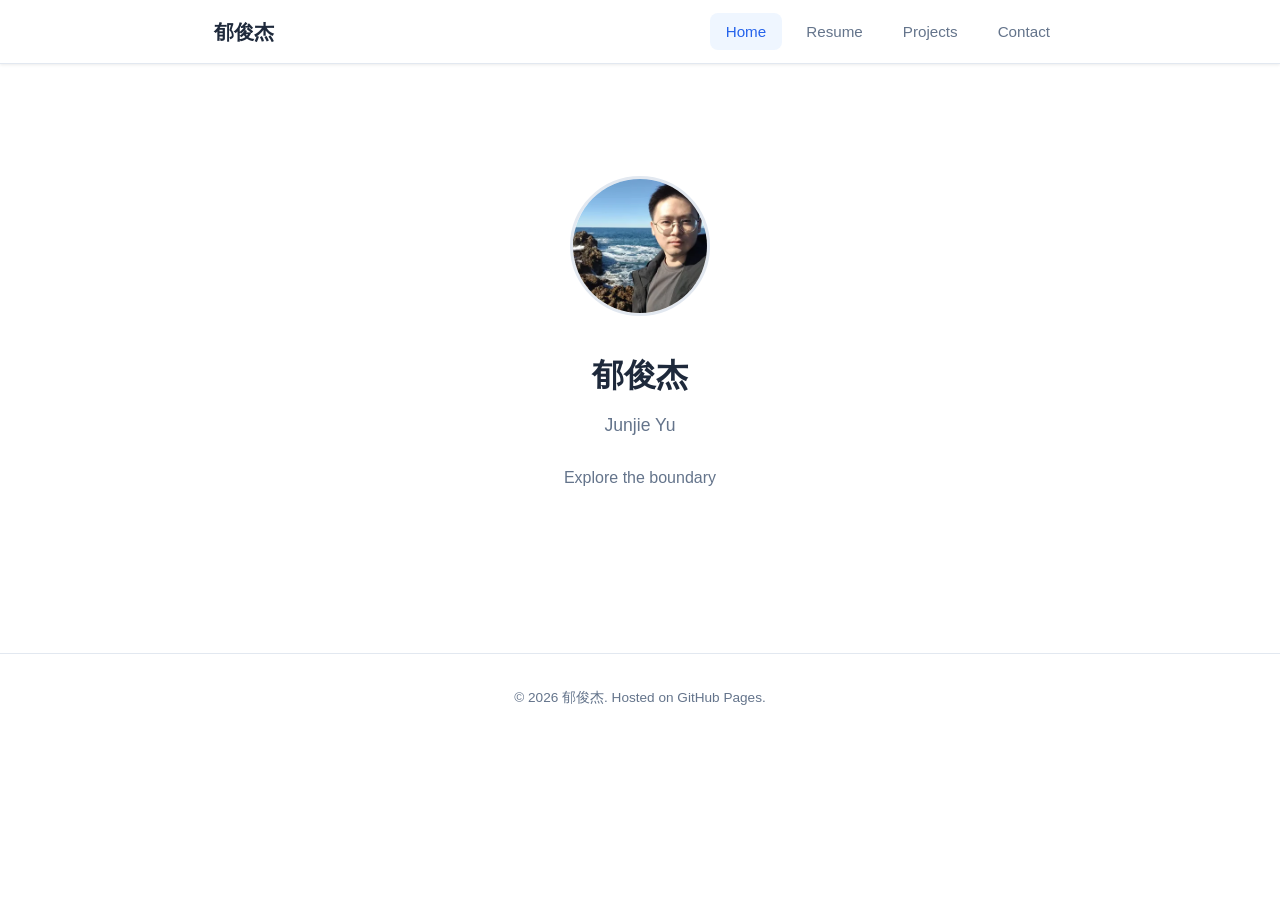
<file: index.html>
<!DOCTYPE html>
<html lang="zh-CN">
<head>
    <meta charset="UTF-8">
    <meta name="viewport" content="width=device-width, initial-scale=1.0">
    <title>郁俊杰 - 个人主页</title>
    <link rel="stylesheet" href="assets/css/style.css">
</head>
<body>

<nav class="navbar">
    <div class="navbar-inner">
        <a href="index.html" class="navbar-brand">郁俊杰</a>
        <button class="hamburger" onclick="document.querySelector('.navbar-links').classList.toggle('open')">
            <span></span><span></span><span></span>
        </button>
        <ul class="navbar-links">
            <li><a href="index.html" class="active">Home</a></li>
            <li><a href="resume.html">Resume</a></li>
            <li><a href="portfolio.html">Projects</a></li>
            <li><a href="contact.html">Contact</a></li>
        </ul>
    </div>
</nav>

<main class="container">
    <section class="hero">
        <img src="assets/img/avatar.webp" alt="头像" class="hero-avatar" onerror="this.src='https://placehold.co/140x140/e2e8f0/64748b?text=%E9%83%81%E4%BF%8A%E6%9D%B0'">
        <h1 class="hero-name">郁俊杰</h1>
        <p class="hero-tagline">Junjie Yu</p>
        <p class="hero-bio">
            Explore the boundary
        </p>
    </section>
</main>

<footer class="footer">
    &copy; 2026 郁俊杰. Hosted on GitHub Pages.
</footer>

</body>
</html>
</file>
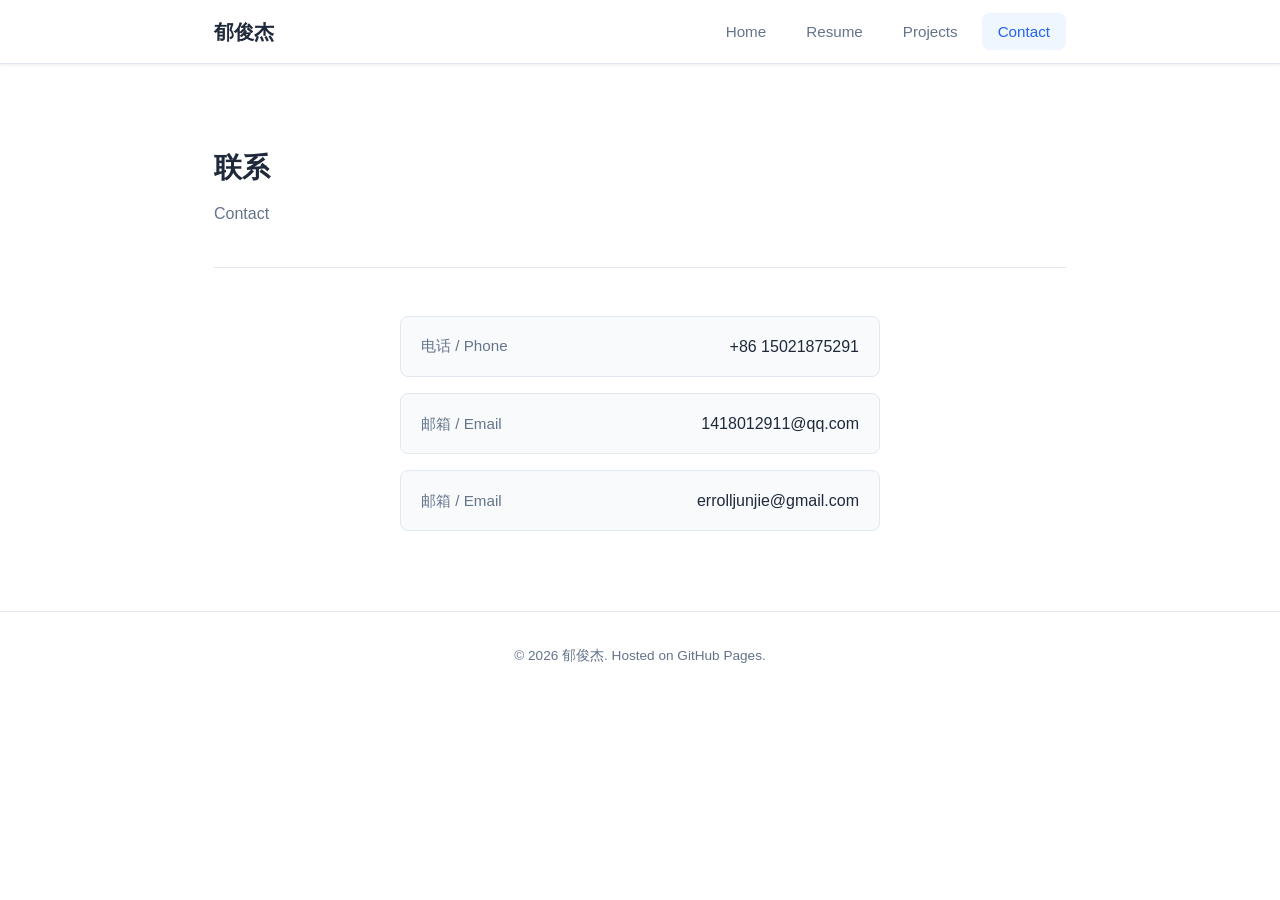
<file: contact.html>
<!DOCTYPE html>
<html lang="zh-CN">
<head>
    <meta charset="UTF-8">
    <meta name="viewport" content="width=device-width, initial-scale=1.0">
    <title>联系 - 郁俊杰 | Contact - Junjie Yu</title>
    <link rel="stylesheet" href="assets/css/style.css">
</head>
<body>

<nav class="navbar">
    <div class="navbar-inner">
        <a href="index.html" class="navbar-brand">郁俊杰</a>
        <button class="hamburger" onclick="document.querySelector('.navbar-links').classList.toggle('open')">
            <span></span><span></span><span></span>
        </button>
        <ul class="navbar-links">
            <li><a href="index.html">Home</a></li>
            <li><a href="resume.html">Resume</a></li>
            <li><a href="portfolio.html">Projects</a></li>
            <li><a href="contact.html" class="active">Contact</a></li>
        </ul>
    </div>
</nav>

<main class="container">
    <header class="page-header">
        <h1 class="page-title">联系</h1>
        <p class="page-subtitle">Contact</p>
    </header>

    <div class="contact-list">
        <div class="contact-item">
            <span class="contact-label">电话 / Phone</span>
            <span class="contact-value">+86 15021875291</span>
        </div>
        <div class="contact-item">
            <span class="contact-label">邮箱 / Email</span>
            <span class="contact-value">1418012911@qq.com</span>
        </div>
        <div class="contact-item">
            <span class="contact-label">邮箱 / Email</span>
            <span class="contact-value">errolljunjie@gmail.com</span>
        </div>
    </div>
</main>

<footer class="footer">
    &copy; 2026 郁俊杰. Hosted on GitHub Pages.
</footer>

</body>
</html>
</file>
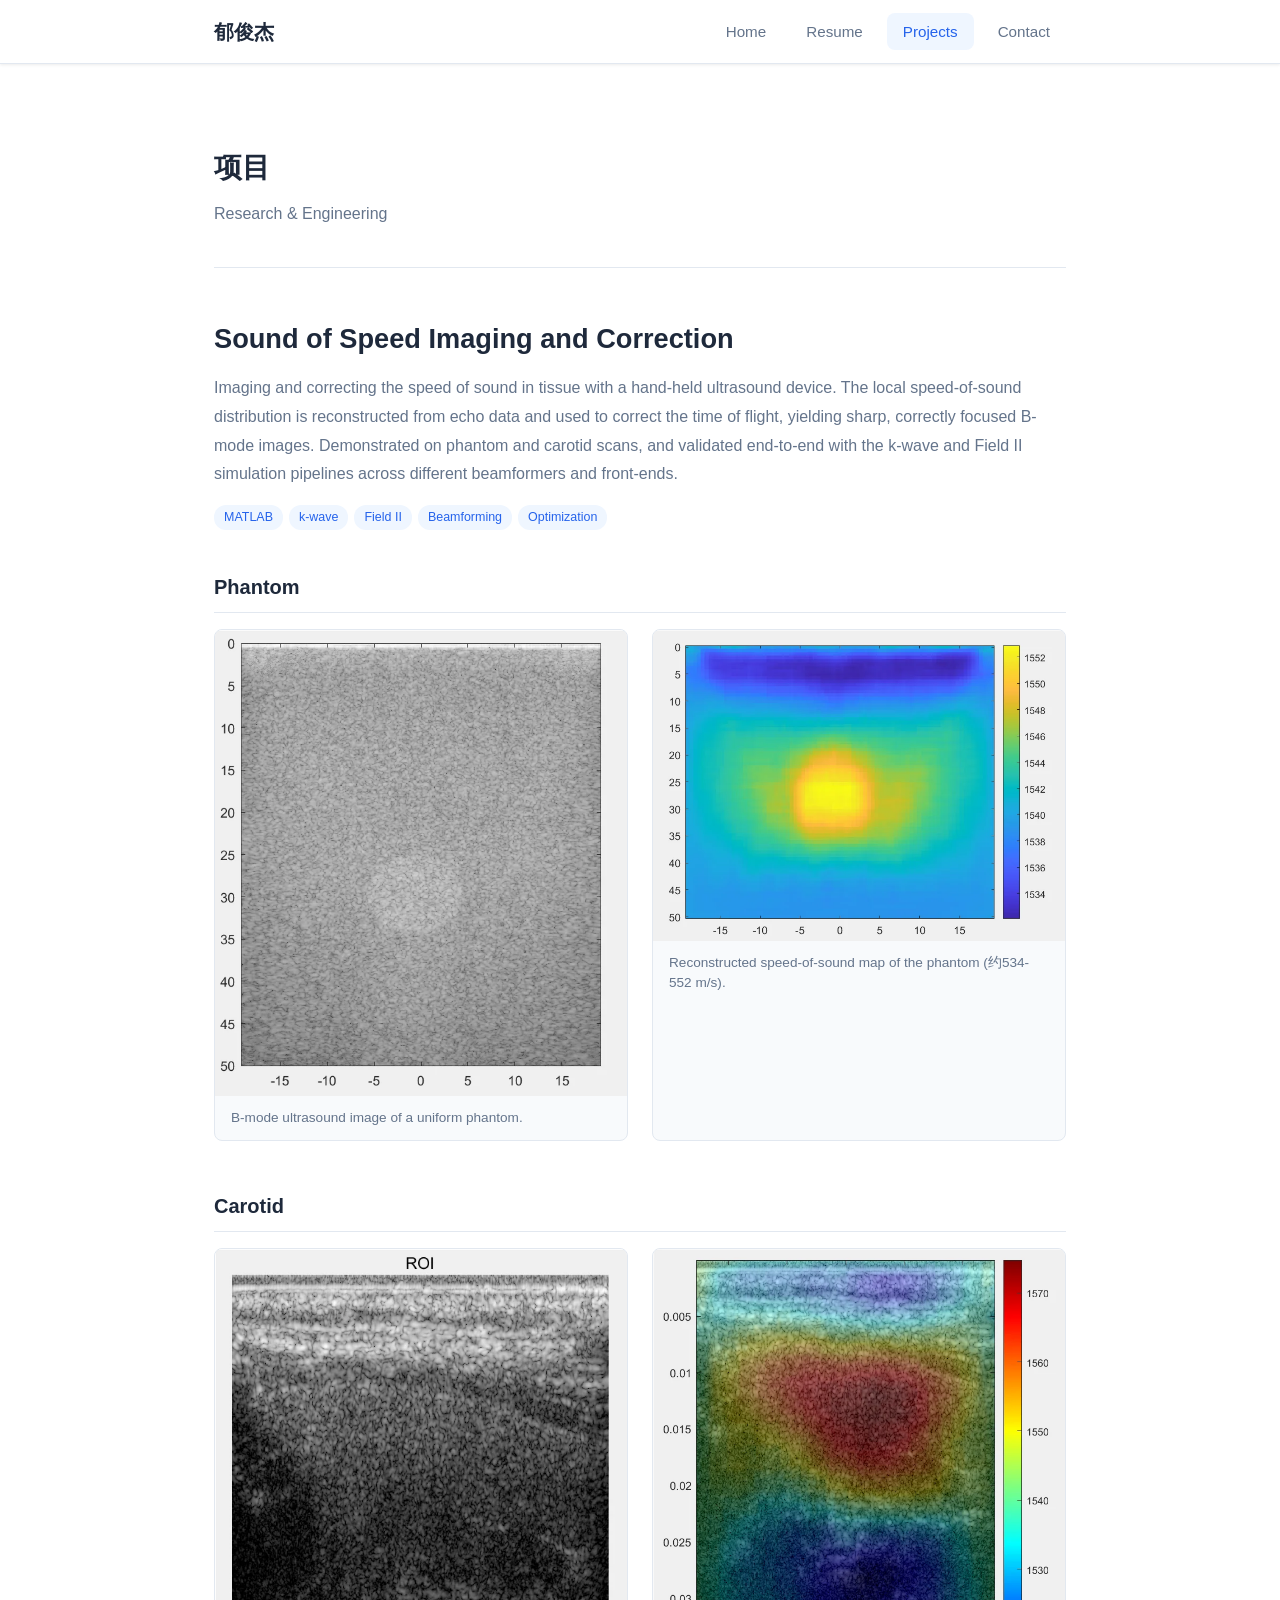
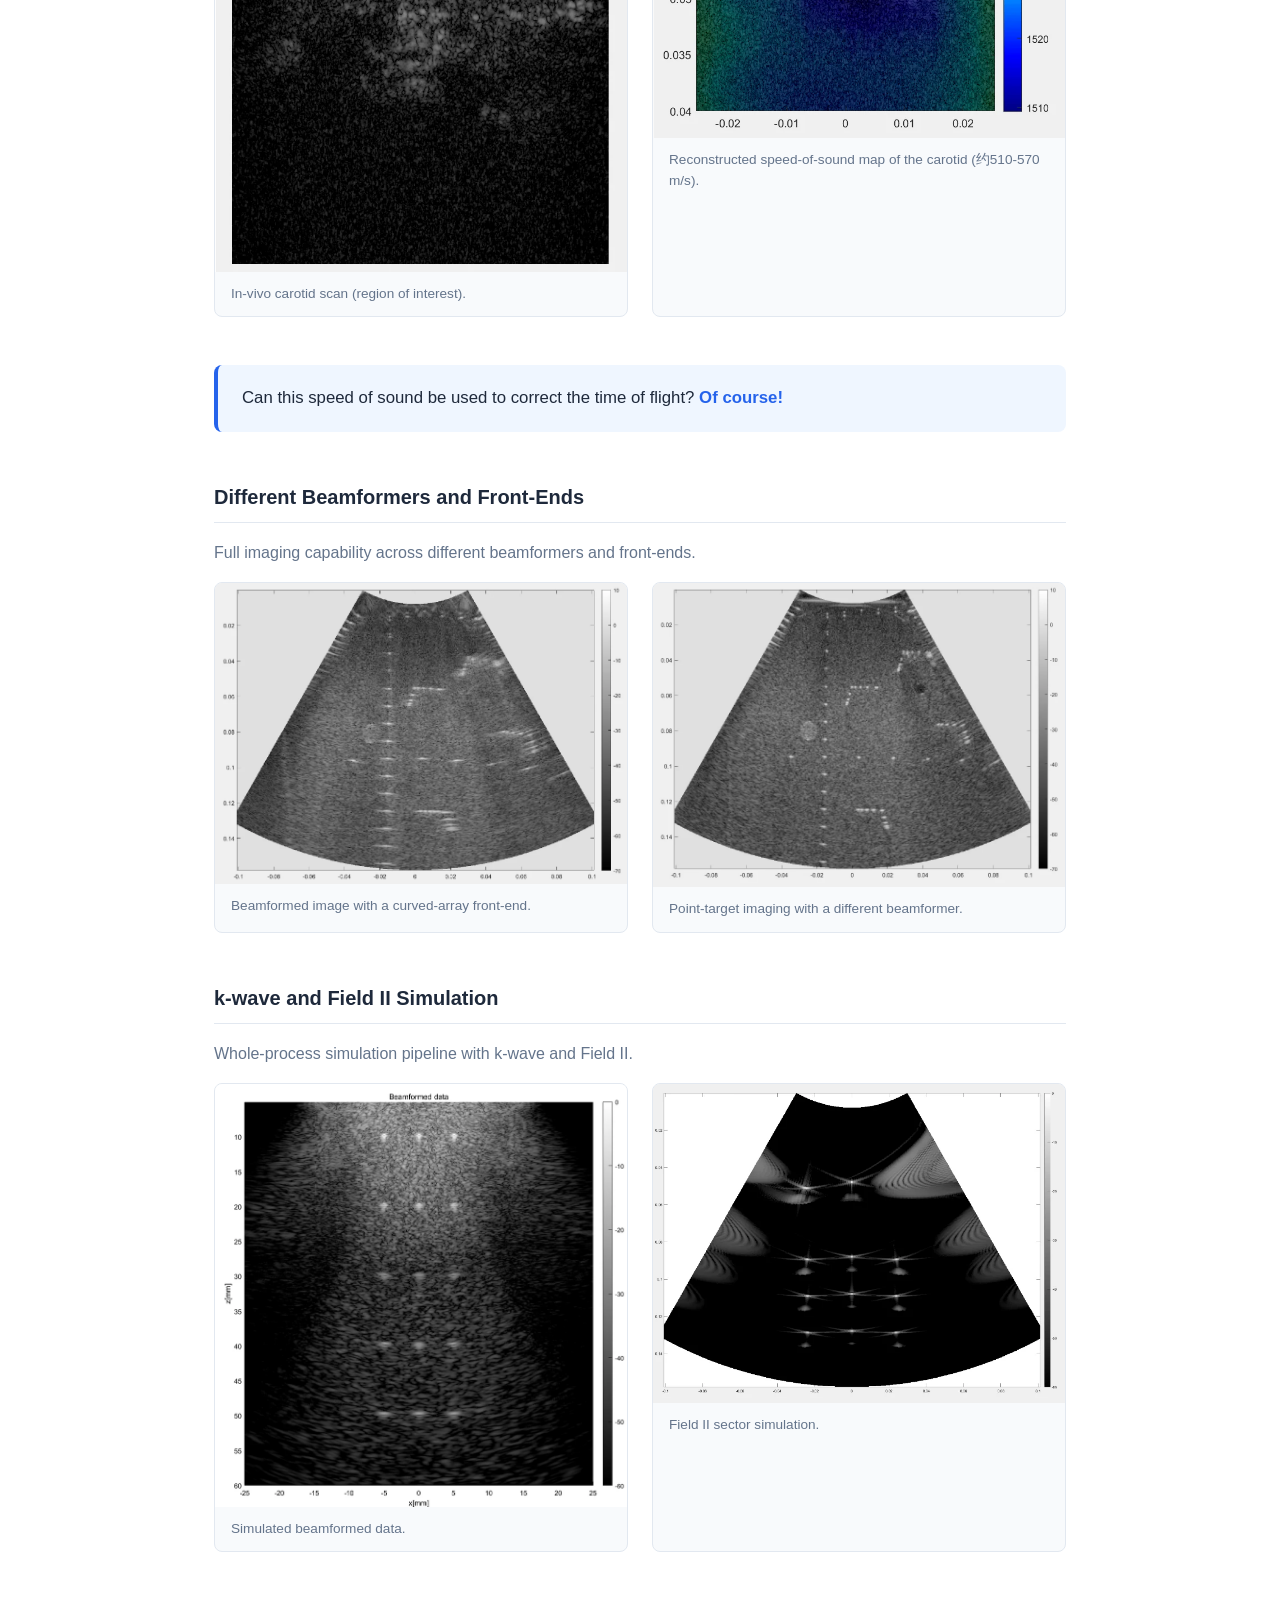
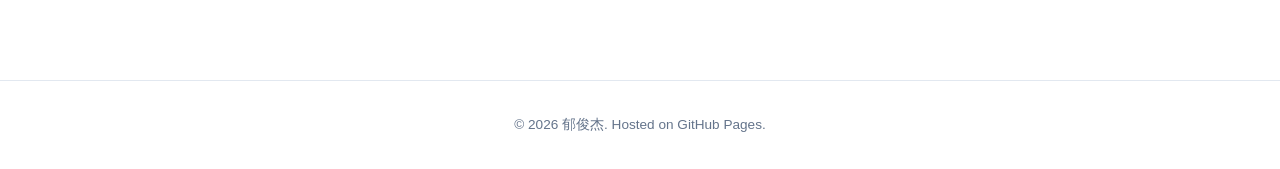
<file: portfolio.html>
<!DOCTYPE html>
<html lang="en">
<head>
    <meta charset="UTF-8">
    <meta name="viewport" content="width=device-width, initial-scale=1.0">
    <title>项目 - 郁俊杰 | Projects - Junjie Yu</title>
    <link rel="stylesheet" href="assets/css/style.css">
</head>
<body>

<nav class="navbar">
    <div class="navbar-inner">
        <a href="index.html" class="navbar-brand">郁俊杰</a>
        <button class="hamburger" onclick="document.querySelector('.navbar-links').classList.toggle('open')">
            <span></span><span></span><span></span>
        </button>
        <ul class="navbar-links">
            <li><a href="index.html">Home</a></li>
            <li><a href="resume.html">Resume</a></li>
            <li><a href="portfolio.html" class="active">Projects</a></li>
            <li><a href="contact.html">Contact</a></li>
        </ul>
    </div>
</nav>

<main class="container">
    <header class="page-header">
        <h1 class="page-title">项目</h1>
        <p class="page-subtitle">Research &amp; Engineering</p>
    </header>

    <article class="project">
        <header class="project-header">
            <h2 class="project-title">Sound of Speed Imaging and Correction</h2>
            <p class="project-lead">
                Imaging and correcting the speed of sound in tissue with a hand-held ultrasound
                device. The local speed-of-sound distribution is reconstructed from echo data and
                used to correct the time of flight, yielding sharp, correctly focused B-mode
                images. Demonstrated on phantom and carotid scans, and validated end-to-end with
                the k-wave and Field II simulation pipelines across different beamformers and
                front-ends.
            </p>
            <div class="portfolio-card-tags">
                <span>MATLAB</span>
                <span>k-wave</span>
                <span>Field II</span>
                <span>Beamforming</span>
                <span>Optimization</span>
            </div>
        </header>

        <section class="project-section">
            <h3 class="project-subtitle">Phantom</h3>
            <div class="project-figure-row">
                <figure class="project-figure">
                    <img src="assets/img/sound-speed/phantom-bmode.webp" alt="Phantom B-mode image">
                    <figcaption>B-mode ultrasound image of a uniform phantom.</figcaption>
                </figure>
                <figure class="project-figure">
                    <img src="assets/img/sound-speed/phantom-sos.webp" alt="Phantom reconstructed speed of sound map">
                    <figcaption>Reconstructed speed-of-sound map of the phantom (约534-552 m/s).</figcaption>
                </figure>
            </div>
        </section>

        <section class="project-section">
            <h3 class="project-subtitle">Carotid</h3>
            <div class="project-figure-row">
                <figure class="project-figure">
                    <img src="assets/img/sound-speed/carotid-roi.webp" alt="Carotid region of interest B-mode image">
                    <figcaption>In-vivo carotid scan (region of interest).</figcaption>
                </figure>
                <figure class="project-figure">
                    <img src="assets/img/sound-speed/carotid-sos.webp" alt="Carotid reconstructed speed of sound map">
                    <figcaption>Reconstructed speed-of-sound map of the carotid (约510-570 m/s).</figcaption>
                </figure>
            </div>
        </section>

        <blockquote class="project-quote">
            Can this speed of sound be used to correct the time of flight? <strong>Of course!</strong>
        </blockquote>

        <section class="project-section">
            <h3 class="project-subtitle">Different Beamformers and Front-Ends</h3>
            <p class="project-note">Full imaging capability across different beamformers and front-ends.</p>
            <div class="project-figure-row">
                <figure class="project-figure">
                    <img src="assets/img/sound-speed/frontend-beamformer-1.webp" alt="Curved-array beamformed image">
                    <figcaption>Beamformed image with a curved-array front-end.</figcaption>
                </figure>
                <figure class="project-figure">
                    <img src="assets/img/sound-speed/frontend-beamformer-2.webp" alt="Point-target beamformed image">
                    <figcaption>Point-target imaging with a different beamformer.</figcaption>
                </figure>
            </div>
        </section>

        <section class="project-section">
            <h3 class="project-subtitle">k-wave and Field II Simulation</h3>
            <p class="project-note">Whole-process simulation pipeline with k-wave and Field II.</p>
            <div class="project-figure-row">
                <figure class="project-figure">
                    <img src="assets/img/sound-speed/simulation-beamformed.webp" alt="Simulated beamformed data with point targets">
                    <figcaption>Simulated beamformed data.</figcaption>
                </figure>
                <figure class="project-figure">
                    <img src="assets/img/sound-speed/simulation-field.webp" alt="Field II sector simulation">
                    <figcaption>Field II sector simulation.</figcaption>
                </figure>
            </div>
        </section>
    </article>
</main>

<footer class="footer">
    &copy; 2026 郁俊杰. Hosted on GitHub Pages.
</footer>

</body>
</html>
</file>
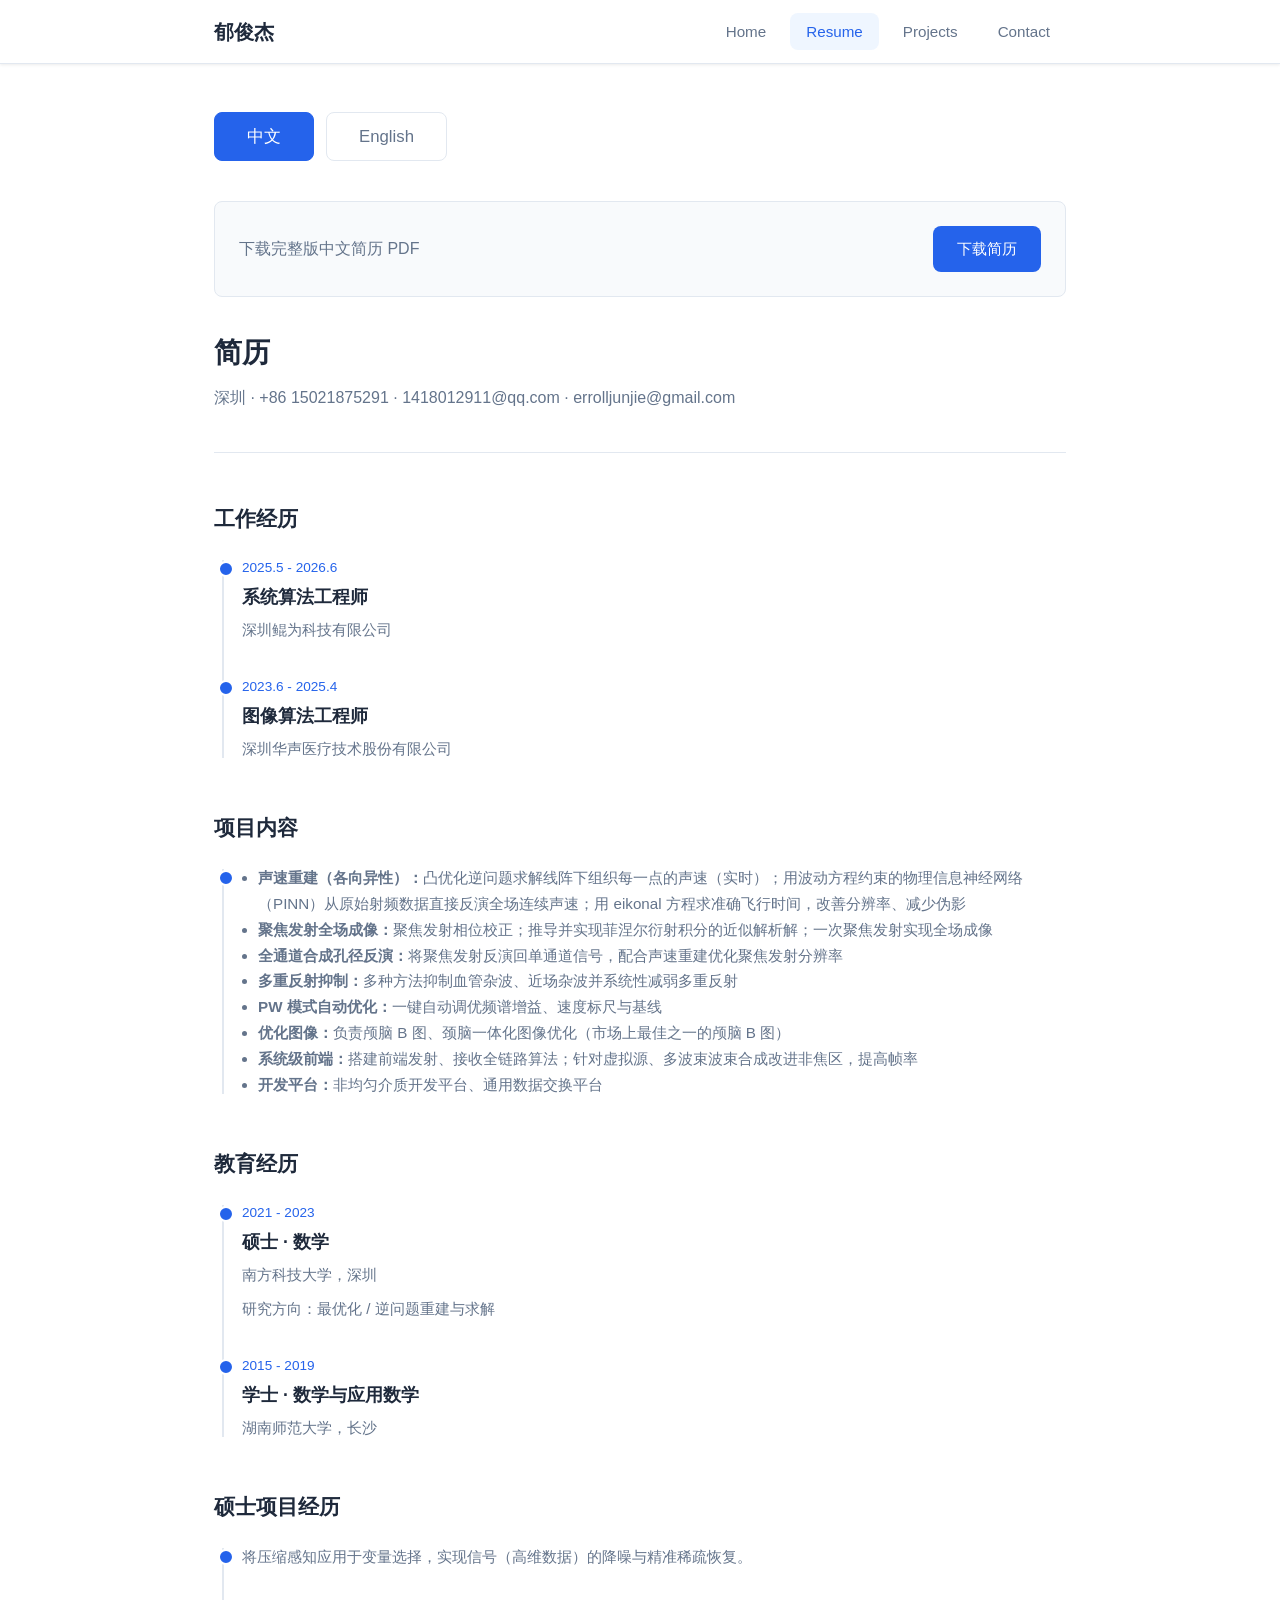
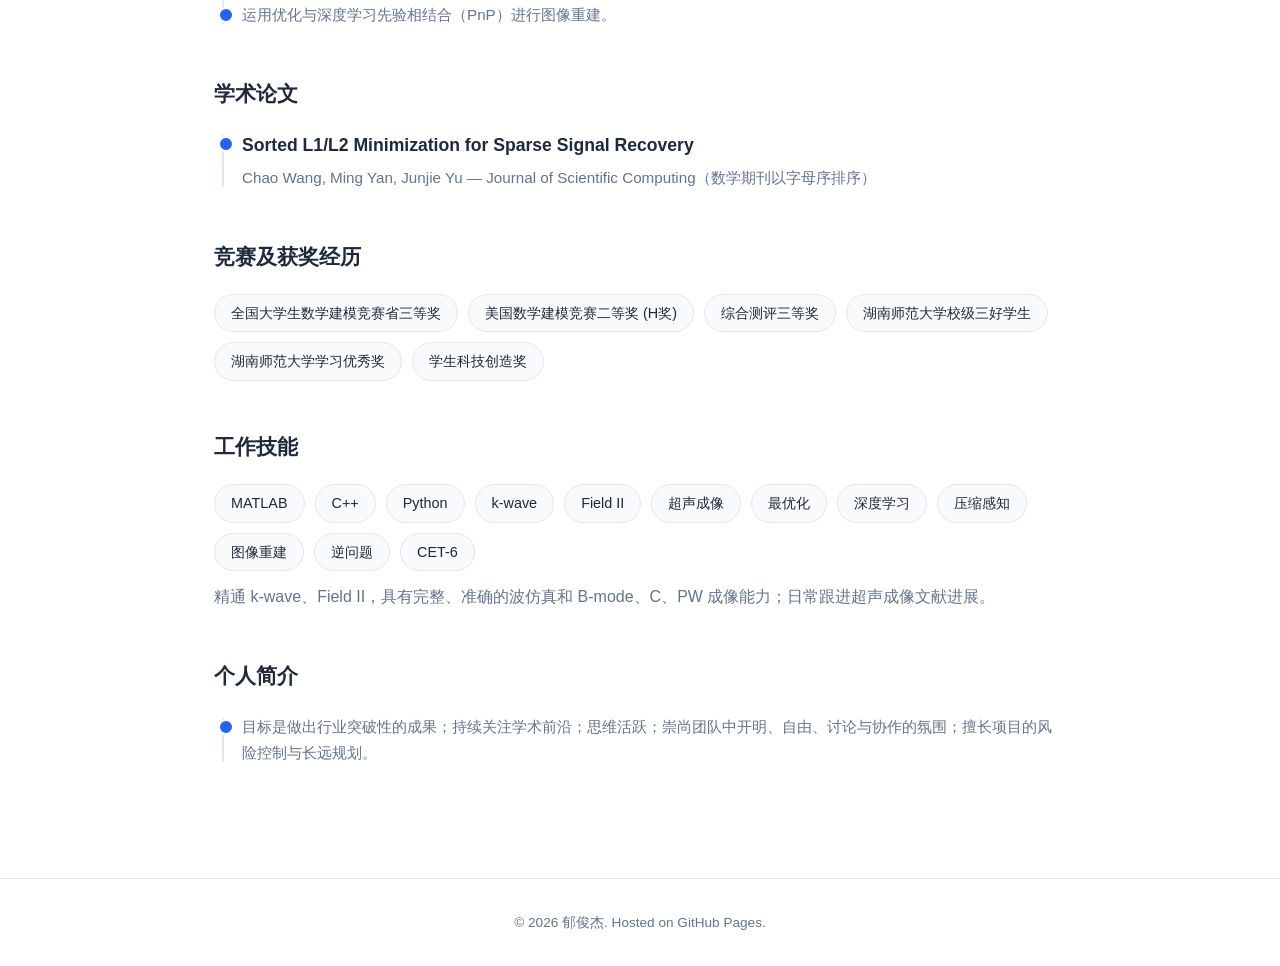
<file: resume.html>
<!DOCTYPE html>
<html lang="zh-CN">
<head>
    <meta charset="UTF-8">
    <meta name="viewport" content="width=device-width, initial-scale=1.0">
    <title>简历 - 郁俊杰 | Resume - Junjie Yu</title>
    <link rel="stylesheet" href="assets/css/style.css">
</head>
<body>

<nav class="navbar">
    <div class="navbar-inner">
        <a href="index.html" class="navbar-brand">郁俊杰</a>
        <button class="hamburger" onclick="document.querySelector('.navbar-links').classList.toggle('open')">
            <span></span><span></span><span></span>
        </button>
        <ul class="navbar-links">
            <li><a href="index.html">Home</a></li>
            <li><a href="resume.html" class="active">Resume</a></li>
            <li><a href="portfolio.html">Projects</a></li>
            <li><a href="contact.html">Contact</a></li>
        </ul>
    </div>
</nav>

<main class="container">
    <div class="lang-switch">
        <button class="lang-btn active" data-lang="zh" onclick="setLang('zh')">中文</button>
        <button class="lang-btn" data-lang="en" onclick="setLang('en')">English</button>
    </div>

    <div class="download-box">
        <p id="download-desc">下载完整版中文简历 PDF</p>
        <a id="download-resume" href="assets/files/resume_zh.pdf" class="btn btn-primary" target="_blank">下载简历</a>
    </div>

    <header class="page-header">
        <h1 class="page-title">简历</h1>
        <p id="contact-line" class="page-subtitle">深圳 &middot; +86 15021875291 &middot; 1418012911@qq.com &middot; errolljunjie@gmail.com</p>
    </header>

    <!-- ================= 中文 ================= -->
    <div class="lang-panel" data-lang="zh">
        <!-- 工作经历 -->
        <h2 class="section-title">工作经历</h2>
        <div class="timeline">
            <div class="timeline-item">
                <div class="timeline-period">2025.5 - 2026.6</div>
                <div class="timeline-title">系统算法工程师</div>
                <div class="timeline-org">深圳鲲为科技有限公司</div>
            </div>
            <div class="timeline-item">
                <div class="timeline-period">2023.6 - 2025.4</div>
                <div class="timeline-title">图像算法工程师</div>
                <div class="timeline-org">深圳华声医疗技术股份有限公司</div>
            </div>
        </div>

        <!-- 项目内容 -->
        <h2 class="section-title">项目内容</h2>
        <div class="timeline">
            <div class="timeline-item">
                <div class="timeline-desc">
                    <ul style="margin-top:8px; padding-left:16px;">
                        <li><strong>声速重建（各向异性）：</strong>凸优化逆问题求解线阵下组织每一点的声速（实时）；用波动方程约束的物理信息神经网络（PINN）从原始射频数据直接反演全场连续声速；用 eikonal 方程求准确飞行时间，改善分辨率、减少伪影</li>
                        <li><strong>聚焦发射全场成像：</strong>聚焦发射相位校正；推导并实现菲涅尔衍射积分的近似解析解；一次聚焦发射实现全场成像</li>
                        <li><strong>全通道合成孔径反演：</strong>将聚焦发射反演回单通道信号，配合声速重建优化聚焦发射分辨率</li>
                        <li><strong>多重反射抑制：</strong>多种方法抑制血管杂波、近场杂波并系统性减弱多重反射</li>
                        <li><strong>PW 模式自动优化：</strong>一键自动调优频谱增益、速度标尺与基线</li>
                        <li><strong>优化图像：</strong>负责颅脑 B 图、颈脑一体化图像优化（市场上最佳之一的颅脑 B 图）</li>
                        <li><strong>系统级前端：</strong>搭建前端发射、接收全链路算法；针对虚拟源、多波束波束合成改进非焦区，提高帧率</li>
                        <li><strong>开发平台：</strong>非均匀介质开发平台、通用数据交换平台</li>
                    </ul>
                </div>
            </div>
        </div>

        <!-- 教育背景 -->
        <h2 class="section-title">教育经历</h2>
        <div class="timeline">
            <div class="timeline-item">
                <div class="timeline-period">2021 - 2023</div>
                <div class="timeline-title">硕士 &middot; 数学</div>
                <div class="timeline-org">南方科技大学，深圳</div>
                <div class="timeline-desc">研究方向：最优化 / 逆问题重建与求解</div>
            </div>
            <div class="timeline-item">
                <div class="timeline-period">2015 - 2019</div>
                <div class="timeline-title">学士 &middot; 数学与应用数学</div>
                <div class="timeline-org">湖南师范大学，长沙</div>
            </div>
        </div>

        <!-- 硕士项目经历 -->
        <h2 class="section-title">硕士项目经历</h2>
        <div class="timeline">
            <div class="timeline-item">
                <div class="timeline-desc">将压缩感知应用于变量选择，实现信号（高维数据）的降噪与精准稀疏恢复。</div>
            </div>
            <div class="timeline-item">
                <div class="timeline-desc">运用优化与深度学习先验相结合（PnP）进行图像重建。</div>
            </div>
        </div>

        <!-- 学术论文 -->
        <h2 class="section-title">学术论文</h2>
        <div class="timeline">
            <div class="timeline-item">
                <div class="timeline-title">Sorted L1/L2 Minimization for Sparse Signal Recovery</div>
                <div class="timeline-org">Chao Wang, Ming Yan, Junjie Yu &mdash; Journal of Scientific Computing（数学期刊以字母序排序）</div>
            </div>
        </div>

        <!-- 竞赛及获奖 -->
        <h2 class="section-title">竞赛及获奖经历</h2>
        <div class="skills-grid">
            <span class="skill-tag">全国大学生数学建模竞赛省三等奖</span>
            <span class="skill-tag">美国数学建模竞赛二等奖 (H奖)</span>
            <span class="skill-tag">综合测评三等奖</span>
            <span class="skill-tag">湖南师范大学校级三好学生</span>
            <span class="skill-tag">湖南师范大学学习优秀奖</span>
            <span class="skill-tag">学生科技创造奖</span>
        </div>

        <!-- 工作技能 -->
        <h2 class="section-title">工作技能</h2>
        <div class="skills-grid">
            <span class="skill-tag">MATLAB</span>
            <span class="skill-tag">C++</span>
            <span class="skill-tag">Python</span>
            <span class="skill-tag">k-wave</span>
            <span class="skill-tag">Field II</span>
            <span class="skill-tag">超声成像</span>
            <span class="skill-tag">最优化</span>
            <span class="skill-tag">深度学习</span>
            <span class="skill-tag">压缩感知</span>
            <span class="skill-tag">图像重建</span>
            <span class="skill-tag">逆问题</span>
            <span class="skill-tag">CET-6</span>
        </div>
        <p class="page-subtitle" style="margin-top:12px;">精通 k-wave、Field II，具有完整、准确的波仿真和 B-mode、C、PW 成像能力；日常跟进超声成像文献进展。</p>

        <!-- 个人简介 -->
        <h2 class="section-title">个人简介</h2>
        <div class="timeline">
            <div class="timeline-item">
                <div class="timeline-desc">目标是做出行业突破性的成果；持续关注学术前沿；思维活跃；崇尚团队中开明、自由、讨论与协作的氛围；擅长项目的风险控制与长远规划。</div>
            </div>
        </div>
    </div>

    <!-- ================= English ================= -->
    <div class="lang-panel" data-lang="en" hidden>
        <!-- Work Experience -->
        <h2 class="section-title">Work Experience</h2>
        <div class="timeline">
            <div class="timeline-item">
                <div class="timeline-period">May 2025 - Jun 2026</div>
                <div class="timeline-title">System Algorithm Engineer</div>
                <div class="timeline-org">Krinwave Technology (Shenzhen) Co., Ltd.</div>
            </div>
            <div class="timeline-item">
                <div class="timeline-period">Jun 2023 - Apr 2025</div>
                <div class="timeline-title">Image Algorithm Engineer</div>
                <div class="timeline-org">Shenzhen Wisonic Medical Technology Co., Ltd.</div>
                <div class="timeline-desc">
                    <p>Owned the ultrasound front-end (from transmit to B-mode imaging), improving image quality and frame rate from the echo-signal side, combining mathematical/physical algorithms with deep learning to solve difficult problems in focused and plane-wave imaging.</p>
                </div>
            </div>
        </div>

        <!-- Projects -->
        <h2 class="section-title">Projects</h2>
        <div class="timeline">
            <div class="timeline-item">
                <div class="timeline-desc">
                    <ul style="margin-top:8px; padding-left:16px;">
                        <li><strong>Anisotropic sound-speed reconstruction:</strong> inverse-problem convex optimization for real-time per-point tissue sound speed; a wave-equation-constrained PINN inverting the continuous full-field speed from raw RF data; and eikonal-based time-of-flight to improve resolution and reduce artifacts</li>
                        <li><strong>Single-focus transmit imaging:</strong> phase correction for focused transmit; derived an approximate analytic solution to the Fresnel diffraction integral; achieved whole-field imaging from a single focused transmit</li>
                        <li><strong>Full-channel synthetic aperture inversion:</strong> reconstructed single-channel signals from a focused transmit; combined with sound-speed inversion to optimize focused-transmit resolution</li>
                        <li><strong>Multiple-reflection suppression:</strong> suppressed vessel and near-field clutter and reduced multiple reflections</li>
                        <li><strong>PW mode auto-optimization:</strong> one-click auto-tuning of spectral gain, velocity scale, and baseline</li>
                        <li><strong>Development platforms:</strong> non-uniform-medium simulation platform; general-purpose data-exchange platform</li>
                        <li><strong>System-level front-end:</strong> built the full transmit/receive algorithm chain; improved virtual-source and multi-beam beamforming for off-focus regions</li>
                        <li><strong>Image tuning:</strong> optimized transcranial B-mode and carotid-brain integrated imaging (best-in-class transcranial B-mode)</li>
                    </ul>
                </div>
            </div>
        </div>

        <!-- Education -->
        <h2 class="section-title">Education</h2>
        <div class="timeline">
            <div class="timeline-item">
                <div class="timeline-period">2021 - 2023</div>
                <div class="timeline-title">M.S. in Mathematics</div>
                <div class="timeline-org">Southern University of Science and Technology (SUSTech), Shenzhen, China</div>
                <div class="timeline-desc">Research focus: Optimization / Inverse Problem Reconstruction</div>
            </div>
            <div class="timeline-item">
                <div class="timeline-period">2015 - 2019</div>
                <div class="timeline-title">B.S. in Mathematics and Applied Mathematics</div>
                <div class="timeline-org">Hunan Normal University, Changsha, China</div>
            </div>
        </div>

        <!-- Graduate Research -->
        <h2 class="section-title">Graduate Research</h2>
        <div class="timeline">
            <div class="timeline-item">
                <div class="timeline-desc">Applied compressed sensing to variable selection, signal denoising, and accurate sparse recovery of high-dimensional data.</div>
            </div>
            <div class="timeline-item">
                <div class="timeline-desc">Combined optimization with deep-learning priors (Plug-and-Play, PnP) for image reconstruction.</div>
            </div>
        </div>

        <!-- Publication -->
        <h2 class="section-title">Publication</h2>
        <div class="timeline">
            <div class="timeline-item">
                <div class="timeline-title">Sorted L1/L2 Minimization for Sparse Signal Recovery</div>
                <div class="timeline-org">Chao Wang, Ming Yan, Junjie Yu &mdash; Journal of Scientific Computing (mathematics journals list authors alphabetically)</div>
            </div>
        </div>

        <!-- Awards & Honors -->
        <h2 class="section-title">Awards &amp; Honors</h2>
        <div class="skills-grid">
            <span class="skill-tag">National Mathematical Contest in Modeling — Provincial Third Prize</span>
            <span class="skill-tag">Interdisciplinary Contest in Modeling (ICM/MCM) — Honorable Mention</span>
            <span class="skill-tag">Comprehensive Assessment Scholarship — Third Prize</span>
            <span class="skill-tag">Academic Excellence Award, Hunan Normal University</span>
            <span class="skill-tag">Student Science &amp; Technology Innovation Award</span>
        </div>

        <!-- Skills -->
        <h2 class="section-title">Skills</h2>
        <div class="skills-grid">
            <span class="skill-tag">MATLAB</span>
            <span class="skill-tag">C++</span>
            <span class="skill-tag">Python</span>
            <span class="skill-tag">k-Wave</span>
            <span class="skill-tag">Field II</span>
            <span class="skill-tag">Ultrasound Imaging</span>
            <span class="skill-tag">Optimization</span>
            <span class="skill-tag">Deep Learning</span>
            <span class="skill-tag">Compressed Sensing</span>
            <span class="skill-tag">Image Reconstruction</span>
            <span class="skill-tag">Inverse Problems</span>
            <span class="skill-tag">CET-6</span>
        </div>
        <p class="page-subtitle" style="margin-top:12px;">Proficient in k-Wave and Field II with full, accurate wave-simulation and B-mode / C-mode / PW imaging capability; regularly tracks frontier literature in ultrasound imaging.</p>

        <!-- Professional Summary -->
        <h2 class="section-title">Professional Summary</h2>
        <div class="timeline">
            <div class="timeline-item">
                <div class="timeline-desc">A long-term goal to produce groundbreaking results; continuously follow academic frontier research; active and creative thinker; values an open, free, and collaborative team culture built on candid discussion; skilled in project risk control and long-term planning.</div>
            </div>
        </div>
    </div>

    <script>
        function setLang(l) {
            document.querySelectorAll('.lang-panel').forEach(function (p) {
                p.hidden = p.dataset.lang !== l;
            });
            document.querySelectorAll('.lang-btn').forEach(function (b) {
                b.classList.toggle('active', b.dataset.lang === l);
            });
            document.querySelector('.page-title').textContent = (l === 'zh') ? '简历' : 'Resume';
            var contact = document.getElementById('contact-line');
            if (contact) {
                contact.innerHTML = (l === 'zh')
                    ? '深圳 &middot; +86 15021875291 &middot; 1418012911@qq.com &middot; errolljunjie@gmail.com'
                    : 'Shenzhen &middot; +86 15021875291 &middot; errolljunjie@gmail.com &middot; 1418012911@qq.com';
            }
            var dl = document.getElementById('download-resume');
            var dlt = document.getElementById('download-desc');
            if (dl) {
                dl.href = (l === 'zh') ? 'assets/files/resume_zh.pdf' : 'assets/files/resume_en.pdf';
                dl.textContent = (l === 'zh') ? '下载简历' : 'Download Resume';
            }
            if (dlt) {
                dlt.textContent = (l === 'zh') ? '下载完整版中文简历 PDF' : 'Download the full English resume PDF';
            }
        }
    </script>
</main>

<footer class="footer">
    &copy; 2026 郁俊杰. Hosted on GitHub Pages.
</footer>

</body>
</html>
</file>
<file: assets/css/style.css>
* {
    margin: 0;
    padding: 0;
    box-sizing: border-box;
}

:root {
    --primary: #2563eb;
    --primary-light: #eff6ff;
    --text: #1e293b;
    --text-light: #64748b;
    --bg: #ffffff;
    --bg-light: #f8fafc;
    --border: #e2e8f0;
    --shadow: 0 1px 3px rgba(0, 0, 0, 0.08);
    --shadow-md: 0 4px 12px rgba(0, 0, 0, 0.1);
    --radius: 8px;
    --max-width: 900px;
}

body {
    font-family: -apple-system, BlinkMacSystemFont, "Segoe UI", Roboto, "Helvetica Neue", Arial, "Noto Sans SC", sans-serif;
    color: var(--text);
    background: var(--bg);
    line-height: 1.7;
    padding-top: 64px;
}

a {
    color: var(--primary);
    text-decoration: none;
    transition: color 0.2s;
}

a:hover {
    color: #1d4ed8;
}

/* ====== Navbar ====== */
.navbar {
    position: fixed;
    top: 0;
    left: 0;
    right: 0;
    height: 64px;
    background: var(--bg);
    border-bottom: 1px solid var(--border);
    box-shadow: var(--shadow);
    z-index: 100;
    display: flex;
    align-items: center;
}

.navbar-inner {
    max-width: var(--max-width);
    width: 100%;
    margin: 0 auto;
    padding: 0 24px;
    display: flex;
    justify-content: space-between;
    align-items: center;
}

.navbar-brand {
    font-size: 1.25rem;
    font-weight: 700;
    color: var(--text);
}

.navbar-links {
    display: flex;
    gap: 8px;
    list-style: none;
}

.navbar-links a {
    display: block;
    padding: 6px 16px;
    border-radius: var(--radius);
    font-size: 0.95rem;
    color: var(--text-light);
    transition: background 0.2s, color 0.2s;
}

.navbar-links a:hover,
.navbar-links a.active {
    background: var(--primary-light);
    color: var(--primary);
}

.navbar-links a.nav-download {
    color: var(--primary);
    font-weight: 600;
}

/* Hamburger */
.hamburger {
    display: none;
    flex-direction: column;
    gap: 5px;
    cursor: pointer;
    background: none;
    border: none;
    padding: 4px;
}

.hamburger span {
    display: block;
    width: 24px;
    height: 2px;
    background: var(--text);
    border-radius: 2px;
    transition: transform 0.3s, opacity 0.3s;
}

/* ====== Container ====== */
.container {
    max-width: var(--max-width);
    margin: 0 auto;
    padding: 48px 24px 80px;
}

/* ====== Hero (Home) ====== */
.hero {
    text-align: center;
    padding: 64px 0 48px;
}

.hero-avatar {
    width: 140px;
    height: 140px;
    border-radius: 50%;
    object-fit: cover;
    margin-bottom: 24px;
    border: 3px solid var(--border);
}

.hero-name {
    font-size: 2rem;
    font-weight: 700;
    margin-bottom: 8px;
}

.hero-tagline {
    font-size: 1.1rem;
    color: var(--text-light);
    margin-bottom: 24px;
}

.hero-bio {
    max-width: 560px;
    margin: 0 auto 32px;
    color: var(--text-light);
    line-height: 1.8;
}

.hero-links {
    display: flex;
    justify-content: center;
    gap: 16px;
    flex-wrap: wrap;
}

.btn {
    display: inline-flex;
    align-items: center;
    gap: 6px;
    padding: 10px 24px;
    border-radius: var(--radius);
    font-size: 0.95rem;
    font-weight: 500;
    transition: all 0.2s;
}

.btn-primary {
    background: var(--primary);
    color: #fff;
}

.btn-primary:hover {
    background: #1d4ed8;
    color: #fff;
}

.btn-outline {
    border: 1px solid var(--border);
    color: var(--text);
}

.btn-outline:hover {
    border-color: var(--primary);
    color: var(--primary);
}

/* ====== Page Header ====== */
.page-header {
    padding: 32px 0 40px;
    border-bottom: 1px solid var(--border);
    margin-bottom: 48px;
}

.page-title {
    font-size: 1.75rem;
    font-weight: 700;
}

.page-subtitle {
    color: var(--text-light);
    margin-top: 8px;
}

/* ====== Timeline (Resume) ====== */
.timeline {
    position: relative;
    padding-left: 28px;
}

.timeline::before {
    content: "";
    position: absolute;
    left: 8px;
    top: 4px;
    bottom: 4px;
    width: 2px;
    background: var(--border);
}

.timeline-item {
    position: relative;
    margin-bottom: 32px;
}

.timeline-item::before {
    content: "";
    position: absolute;
    left: -24px;
    top: 5px;
    width: 12px;
    height: 12px;
    border-radius: 50%;
    background: var(--primary);
    border: 2px solid var(--bg);
}

.timeline-period {
    font-size: 0.85rem;
    color: var(--primary);
    font-weight: 500;
    margin-bottom: 4px;
}

.timeline-title {
    font-size: 1.1rem;
    font-weight: 600;
    margin-bottom: 4px;
}

.timeline-org {
    color: var(--text-light);
    font-size: 0.95rem;
    margin-bottom: 8px;
}

.timeline-desc {
    color: var(--text-light);
    font-size: 0.95rem;
}

/* ====== Skills ====== */
.section-title {
    font-size: 1.3rem;
    font-weight: 600;
    margin-bottom: 20px;
    margin-top: 48px;
}

.skills-grid {
    display: flex;
    flex-wrap: wrap;
    gap: 10px;
}

.skill-tag {
    display: inline-block;
    padding: 6px 16px;
    background: var(--bg-light);
    border: 1px solid var(--border);
    border-radius: 20px;
    font-size: 0.9rem;
    color: var(--text);
}

/* ====== Portfolio Cards ====== */
.portfolio-grid {
    display: grid;
    grid-template-columns: repeat(auto-fill, minmax(260px, 1fr));
    gap: 24px;
}

.portfolio-card {
    border: 1px solid var(--border);
    border-radius: var(--radius);
    overflow: hidden;
    transition: box-shadow 0.3s, transform 0.3s;
}

.portfolio-card:hover {
    box-shadow: var(--shadow-md);
    transform: translateY(-2px);
}

.portfolio-card-img {
    width: 100%;
    height: 180px;
    object-fit: cover;
    display: block;
}

.portfolio-card-body {
    padding: 20px;
}

.portfolio-card-title {
    font-size: 1.05rem;
    font-weight: 600;
    margin-bottom: 8px;
}

.portfolio-card-desc {
    font-size: 0.9rem;
    color: var(--text-light);
    margin-bottom: 12px;
    line-height: 1.6;
}

.portfolio-card-tags {
    display: flex;
    flex-wrap: wrap;
    gap: 6px;
    margin-bottom: 14px;
}

.portfolio-card-tags span {
    font-size: 0.78rem;
    padding: 2px 10px;
    background: var(--primary-light);
    color: var(--primary);
    border-radius: 12px;
}

.portfolio-card-link {
    font-size: 0.9rem;
    font-weight: 500;
}

/* ====== Project Detail ====== */
.project {
    max-width: var(--max-width);
    margin: 0 auto;
}

.project-header {
    margin-bottom: 40px;
}

.project-title {
    font-size: 1.7rem;
    font-weight: 700;
    margin-bottom: 12px;
}

.project-lead {
    color: var(--text-light);
    line-height: 1.8;
    margin-bottom: 16px;
}

.project-section {
    margin-bottom: 48px;
}

.project-subtitle {
    font-size: 1.25rem;
    font-weight: 600;
    margin-bottom: 16px;
    padding-bottom: 8px;
    border-bottom: 1px solid var(--border);
}

.project-note {
    color: var(--text-light);
    margin-bottom: 16px;
}

.project-figure-row {
    display: grid;
    grid-template-columns: 1fr 1fr;
    gap: 24px;
}

.project-figure {
    margin: 0;
    border: 1px solid var(--border);
    border-radius: var(--radius);
    overflow: hidden;
    background: var(--bg-light);
}

.project-figure img {
    width: 100%;
    height: auto;
    display: block;
}

.project-figure figcaption {
    padding: 12px 16px;
    font-size: 0.85rem;
    color: var(--text-light);
    line-height: 1.5;
}

.project-quote {
    margin: 0 0 48px;
    padding: 20px 24px;
    background: var(--primary-light);
    border-left: 4px solid var(--primary);
    border-radius: var(--radius);
    color: var(--text);
    font-size: 1.05rem;
    line-height: 1.6;
}

.project-quote strong {
    color: var(--primary);
}

/* ====== Contact ====== */
.contact-list {
    display: flex;
    flex-direction: column;
    gap: 16px;
    max-width: 480px;
    margin: 0 auto;
}

.contact-item {
    display: flex;
    justify-content: space-between;
    align-items: center;
    gap: 16px;
    padding: 16px 20px;
    border: 1px solid var(--border);
    border-radius: var(--radius);
    background: var(--bg-light);
}

.contact-label {
    color: var(--text-light);
    font-size: 0.95rem;
    flex-shrink: 0;
}

.contact-value {
    color: var(--text);
    font-weight: 500;
    text-align: right;
    word-break: break-all;
}

/* ====== Language Switch ====== */
.lang-switch {
    display: flex;
    gap: 12px;
    margin-bottom: 32px;
}

.lang-btn {
    padding: 12px 32px;
    border: 1px solid var(--border);
    background: var(--bg);
    border-radius: var(--radius);
    cursor: pointer;
    color: var(--text-light);
    font-size: 1.05rem;
    font-weight: 500;
    transition: all 0.2s;
}

.lang-btn:hover {
    border-color: var(--primary);
    color: var(--primary);
}

.lang-btn.active {
    background: var(--primary);
    color: #fff;
    border-color: var(--primary);
}

/* ====== Download Section ====== */
.download-box {
    display: flex;
    align-items: center;
    gap: 16px;
    padding: 24px;
    background: var(--bg-light);
    border: 1px solid var(--border);
    border-radius: var(--radius);
    margin-top: 40px;
    flex-wrap: wrap;
}

.download-box p {
    color: var(--text-light);
    flex: 1;
    min-width: 200px;
}

/* ====== Footer ====== */
.footer {
    text-align: center;
    padding: 32px 24px;
    color: var(--text-light);
    font-size: 0.85rem;
    border-top: 1px solid var(--border);
}

/* ====== Responsive ====== */
@media (max-width: 768px) {
    .navbar-links {
        position: fixed;
        top: 64px;
        left: 0;
        right: 0;
        background: var(--bg);
        flex-direction: column;
        padding: 16px 24px;
        border-bottom: 1px solid var(--border);
        box-shadow: var(--shadow);
        display: none;
    }

    .navbar-links.open {
        display: flex;
    }

    .hamburger {
        display: flex;
    }

    .portfolio-grid {
        grid-template-columns: 1fr;
    }

    .project-figure-row {
        grid-template-columns: 1fr;
    }

    .hero {
        padding: 32px 0 24px;
    }

    .hero-name {
        font-size: 1.5rem;
    }
}
</file>
